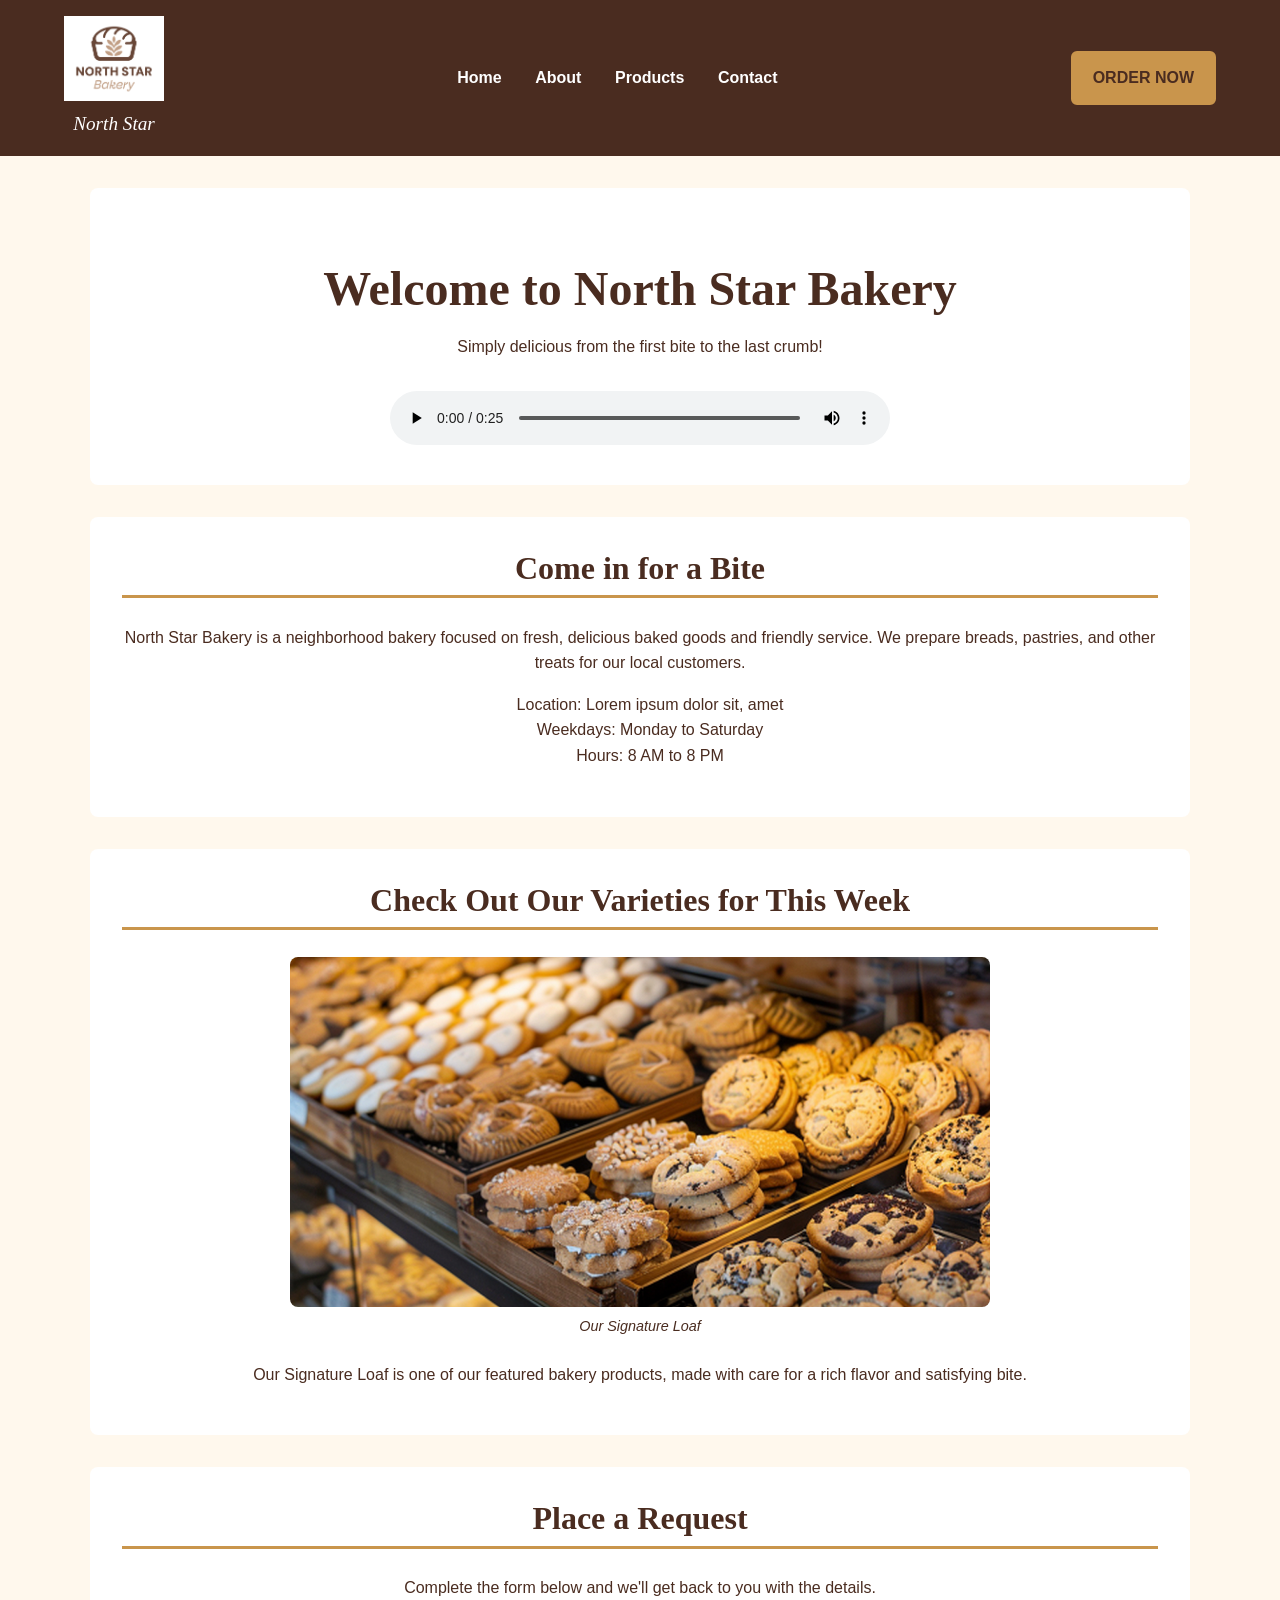
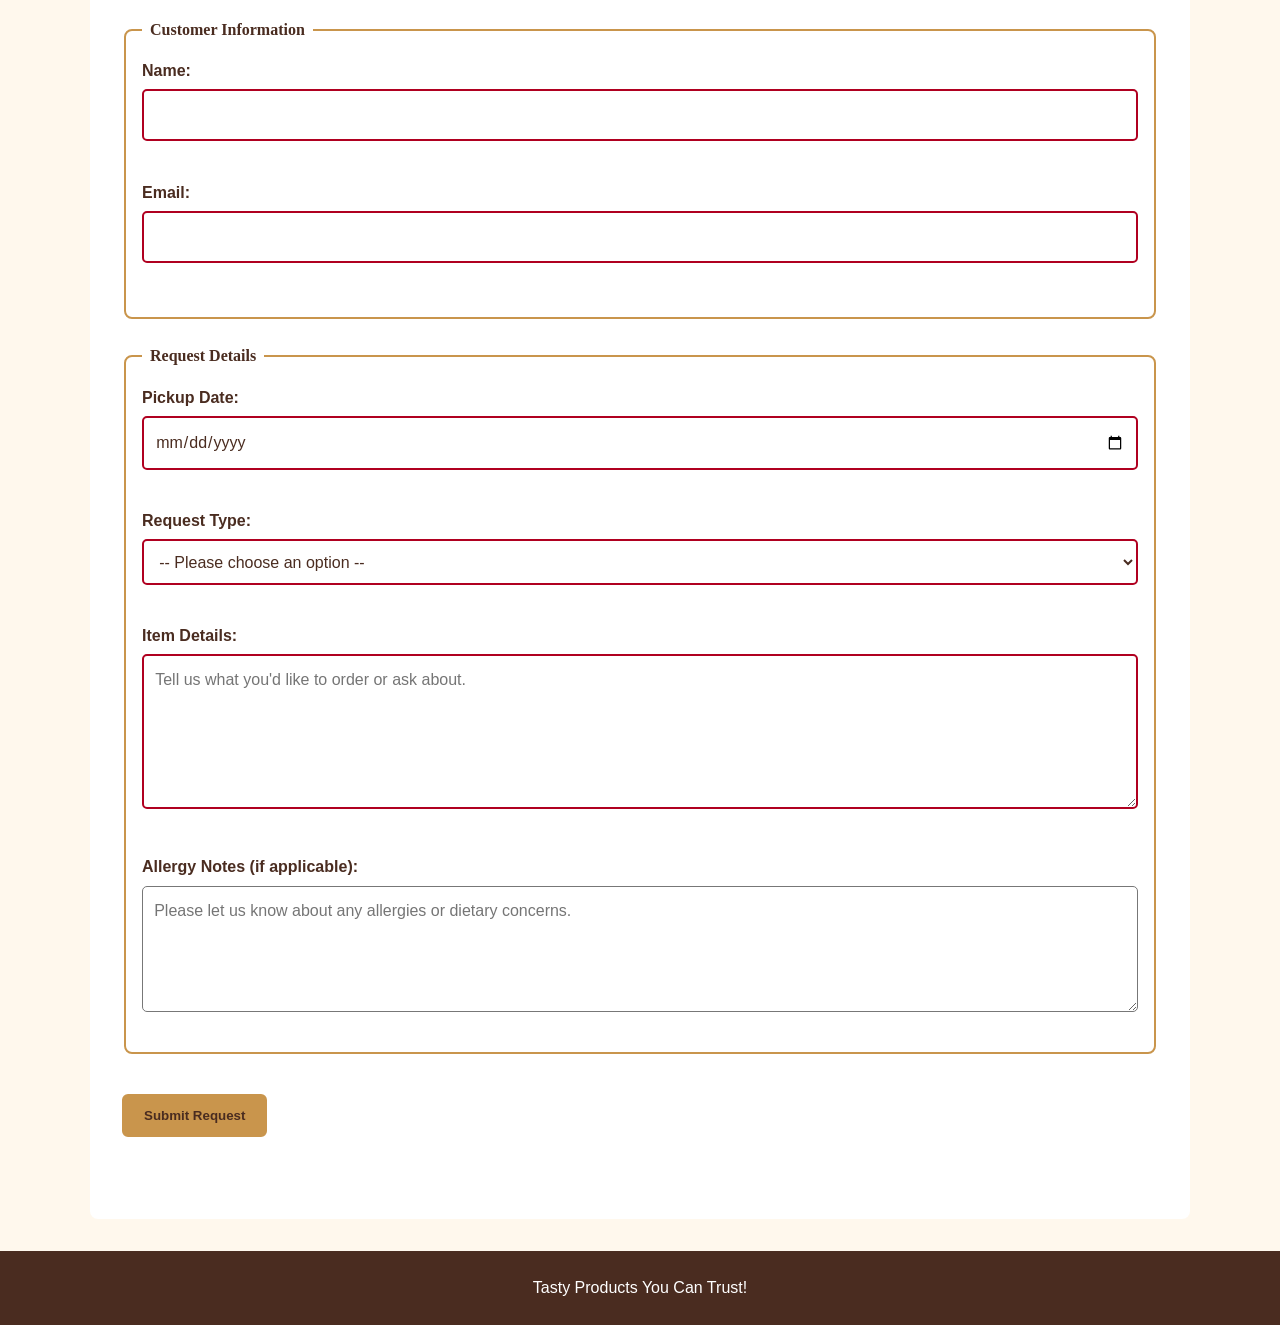
<file: index.html>
<!doctype html>
<html lang="en">
  <head>
    <meta charset="UTF-8" />
    <meta name="viewport" content="width=device-width, initial-scale=1.0" />
    <title>North Star Bakery | Home</title>

    <!-- External CSS -->
    <link rel="stylesheet" href="./styles.css" />
  </head>

  <body>
    <header>
      <!-- Logo -->
      <figure>
        <img
          src="./Media/bakery-logo_c.png"
          alt="North Star Bakery official logo"
        />
        <figcaption>North Star</figcaption>
      </figure>

      <!-- Navigation -->
      <nav aria-label="Main navigation">
        <ul>
          <li><a href="./index.html">Home</a></li>
          <li><a href="./about.html">About</a></li>
          <li><a href="./products.html">Products</a></li>
          <li><a href="./contact.html">Contact</a></li>
        </ul>
      </nav>

      <!-- Call to Action -->
      <a class="cta-button" href="./contact.html">ORDER NOW</a>
    </header>

    <main>
      <!-- Welcome -->
      <section class="welcome">
        <h1>Welcome to North Star Bakery</h1>

        <p>Simply delicious from the first bite to the last crumb!</p>

        <audio controls>
          <source src="./Media/bakery-welcome_c.mp3" type="audio/mpeg" />
          Welcome to North Star Bakery! We pride ourselves in giving you the
          best pastries.
        </audio>
      </section>

      <!-- Location -->
      <section class="location">
        <h2>Come in for a Bite</h2>

        <p>
          North Star Bakery is a neighborhood bakery focused on fresh, delicious
          baked goods and friendly service. We prepare breads, pastries, and
          other treats for our local customers.
        </p>

        <ul>
          <li>Location: Lorem ipsum dolor sit, amet</li>
          <li>Weekdays: Monday to Saturday</li>
          <li>Hours: 8 AM to 8 PM</li>
        </ul>
      </section>

      <!-- Featured Product -->
      <section class="featuredItem">
        <h2>Check Out Our Varieties for This Week</h2>

        <figure>
          <picture>
            <!-- Large screens -->
            <source
              media="(min-width: 800px)"
              srcset="./Media/bakery-feature-large_c.png"
            />

            <!-- Medium screens -->
            <source
              media="(min-width: 450px)"
              srcset="./Media/bakery-feature-small_c.png"
            />

            <!-- Small screens / fallback -->
            <img
              src="./Media/bakery-feature-small_c.png"
              alt="Sweet brown Signature Loaf of bread"
            />
          </picture>

          <figcaption>Our Signature Loaf</figcaption>
        </figure>

        <p class="center">
          Our Signature Loaf is one of our featured bakery products, made with
          care for a rich flavor and satisfying bite.
        </p>
      </section>

       <!-- Request Form -->
      <section class="request-form">
        <h2>Place a Request</h2>
        <p>
          Complete the form below and we'll get back to you with the details.
        </p>
        <form id="request-form" action="#" method="post" novalidate>
          <fieldset>
            <legend>Customer Information</legend>
            <div>
              <label for="name">Name:</label>
              <input type="text" id="name" name="name" required />
              <p id="name-error" class="error-message" aria-live="polite"></p>
            </div>
            <div>
              <label for="email">Email:</label>
              <input type="email" id="email" name="email" required />
              <p id="email-error" class="error-message" aria-live="polite"></p>
            </div>
          </fieldset>
          <fieldset>
            <legend>Request Details</legend>
            <div>
              <label for="pickup-date">Pickup Date:</label>
              <input type="date" id="pickup-date" name="pickup-date" required />
              <p
                id="pickup-date-error"
                class="error-message"
                aria-live="polite"
              ></p>
            </div>
            <div>
              <label for="request-type">Request Type:</label>
              <select id="request-type" name="request-type" required>
                <option value="">-- Please choose an option --</option>
                <option value="pre-order">Pre-order</option>
                <option value="general-question">General Question</option>
              </select>
              <p
                id="request-type-error"
                class="error-message"
                aria-live="polite"
              ></p>
            </div>
            <div>
              <label for="item-details">Item Details:</label>
              <textarea
                id="item-details"
                name="item-details"
                rows="5"
                placeholder="Tell us what you'd like to order or ask about."
                required
              ></textarea>
              <p
                id="item-details-error"
                class="error-message"
                aria-live="polite"
              ></p>
            </div>
            <div>
              <label for="allergy-notes">
                Allergy Notes (if applicable):
              </label>
              <textarea
                id="allergy-notes"
                name="allergy-notes"
                rows="4"
                placeholder="Please let us know about any allergies or dietary concerns."
              ></textarea>
            </div>
          </fieldset>
          <button type="submit">Submit Request</button>
          <p id="form-success" class="success-message" aria-live="polite"></p>
        </form>
      </section>
    </main>

    <footer>
      <p>Tasty products you can trust!</p>
    </footer>

    <script src="./js/form-validation.js"></script>
  </body>
</html>
</file>
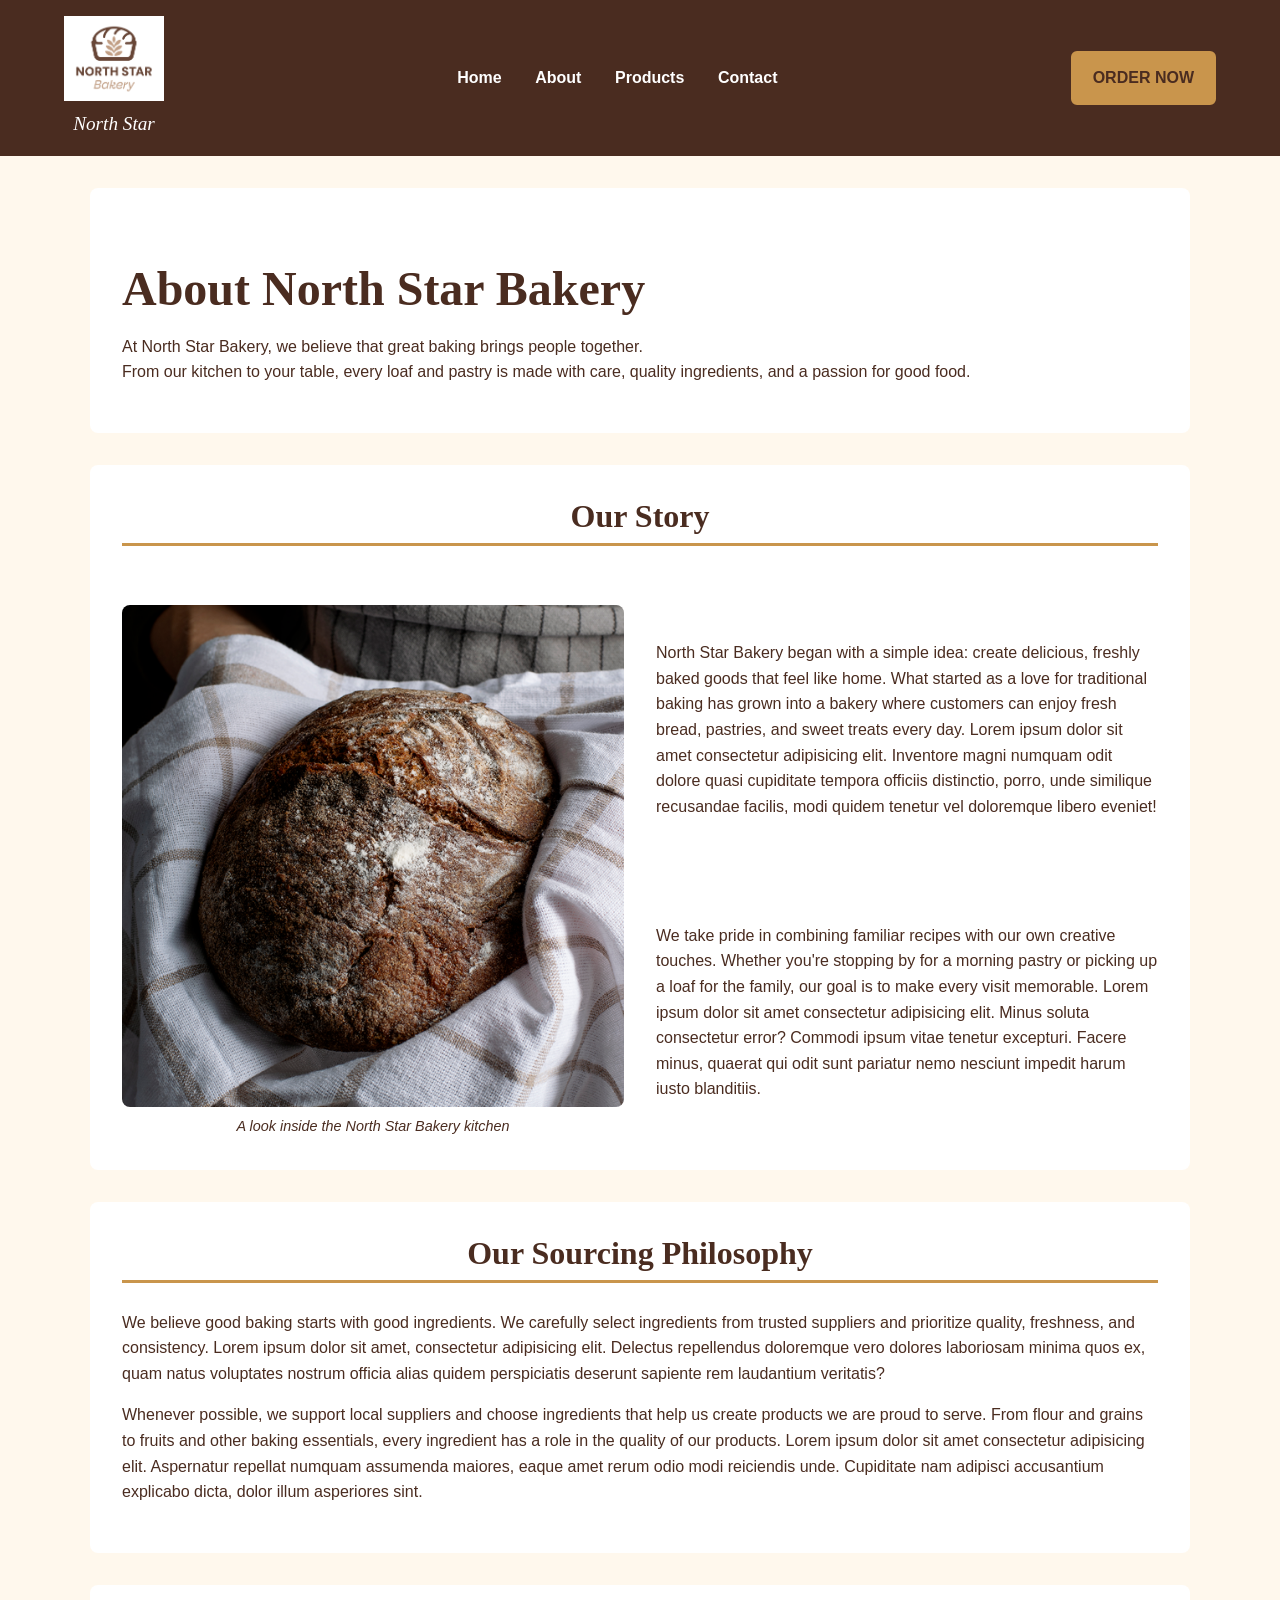
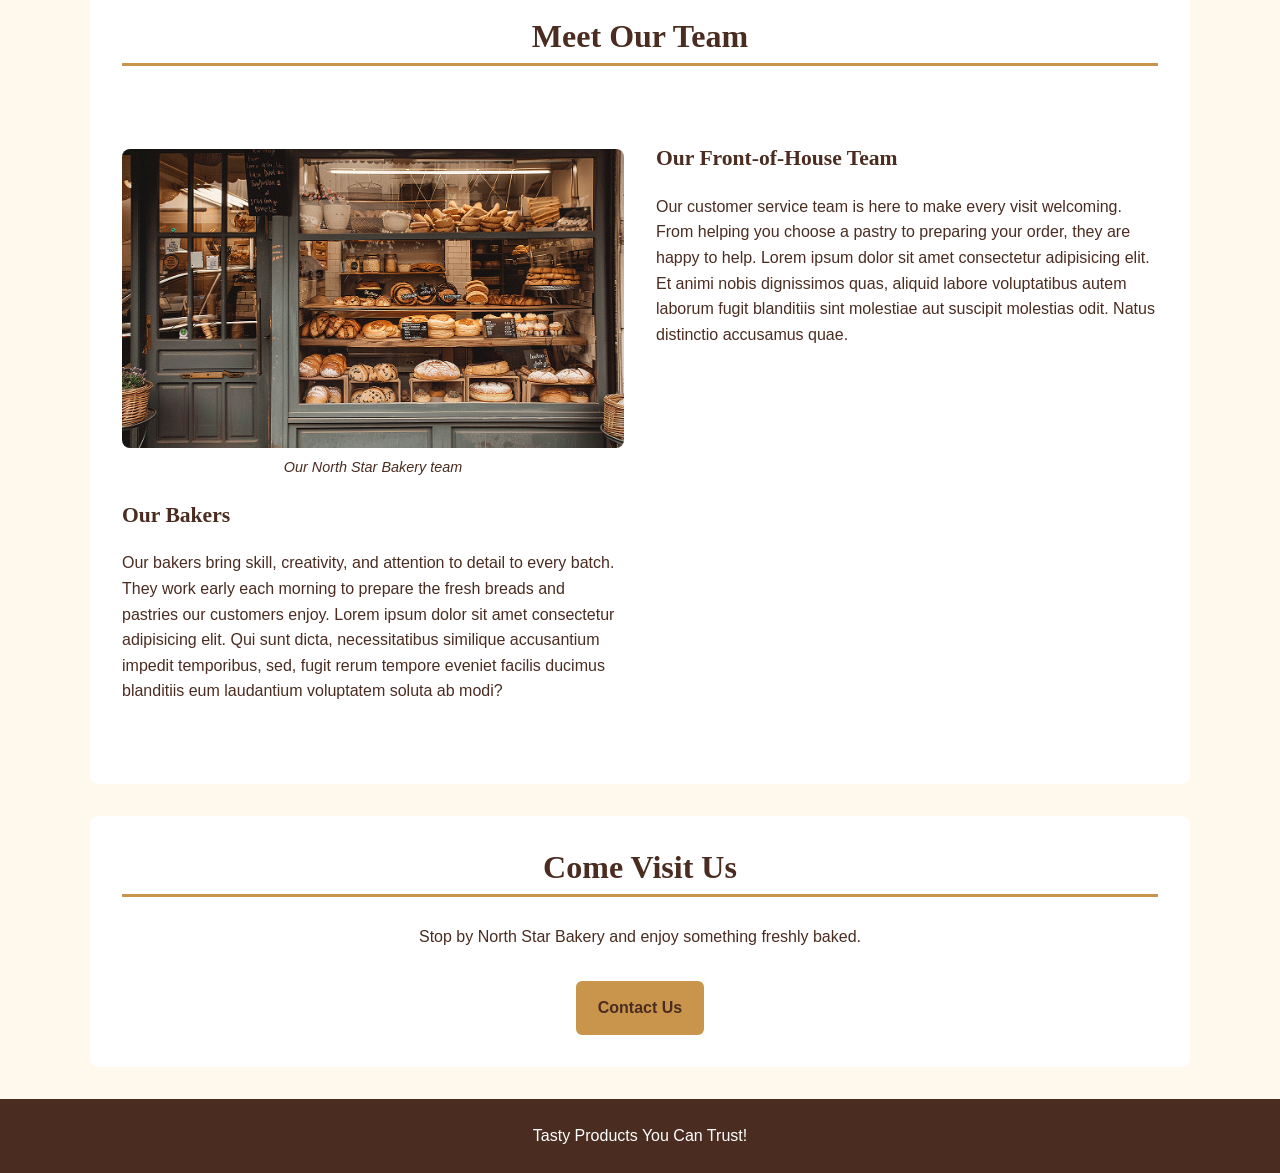
<file: about.html>
<!doctype html>
<html lang="en">
  <head>
    <meta charset="UTF-8" />
    <meta name="viewport" content="width=device-width, initial-scale=1.0" />
    <title>About Us | North Star Bakery</title>

    <!-- External CSS -->
    <link rel="stylesheet" href="./styles.css" />
  </head>

  <body>
    <header>
      <!-- Logo -->
      <figure>
        <img src="./Media/bakery-logo_c.png" alt="North Star Bakery logo" />
        <figcaption>North Star</figcaption>
      </figure>

      <!-- Navigation -->
      <nav aria-label="Main navigation">
        <ul>
          <li><a href="./index.html">Home</a></li>
          <li><a href="./about.html">About</a></li>
          <li><a href="./products.html">Products</a></li>
          <li><a href="./contact.html">Contact</a></li>
        </ul>
      </nav>

      <!-- Call to Action -->
      <a class="cta-button" href="./contact.html">ORDER NOW</a>
    </header>

    <main>
      <!-- Page Introduction -->
      <section class="about-intro">
        <h1>About North Star Bakery</h1>

        <p>
          At North Star Bakery, we believe that great baking brings people
          together. <br />
          From our kitchen to your table, every loaf and pastry is made with
          care, quality ingredients, and a passion for good food.
        </p>
      </section>

      <!-- Bakery Story -->
      <section class="bakery-story">
        <h2>Our Story</h2>

        <figure>
          <img
            src="./Media/bakery-signature-loaf_c.png"
            alt="North Star Bakery baking area and freshly baked loaf"
          />
          <figcaption>A look inside the North Star Bakery kitchen</figcaption>
        </figure>

        <p>
          North Star Bakery began with a simple idea: create delicious, freshly
          baked goods that feel like home. What started as a love for
          traditional baking has grown into a bakery where customers can enjoy
          fresh bread, pastries, and sweet treats every day. Lorem ipsum dolor
          sit amet consectetur adipisicing elit. Inventore magni numquam odit
          dolore quasi cupiditate tempora officiis distinctio, porro, unde
          similique recusandae facilis, modi quidem tenetur vel doloremque
          libero eveniet!
        </p>

        <p>
          We take pride in combining familiar recipes with our own creative
          touches. Whether you're stopping by for a morning pastry or picking up
          a loaf for the family, our goal is to make every visit memorable.
          Lorem ipsum dolor sit amet consectetur adipisicing elit. Minus soluta
          consectetur error? Commodi ipsum vitae tenetur excepturi. Facere
          minus, quaerat qui odit sunt pariatur nemo nesciunt impedit harum
          iusto blanditiis.
        </p>
      </section>

      <!-- Sourcing Philosophy -->
      <section class="sourcing">
        <h2>Our Sourcing Philosophy</h2>

        <p>
          We believe good baking starts with good ingredients. We carefully
          select ingredients from trusted suppliers and prioritize quality,
          freshness, and consistency. Lorem ipsum dolor sit amet, consectetur
          adipisicing elit. Delectus repellendus doloremque vero dolores
          laboriosam minima quos ex, quam natus voluptates nostrum officia alias
          quidem perspiciatis deserunt sapiente rem laudantium veritatis?
        </p>

        <p>
          Whenever possible, we support local suppliers and choose ingredients
          that help us create products we are proud to serve. From flour and
          grains to fruits and other baking essentials, every ingredient has a
          role in the quality of our products. Lorem ipsum dolor sit amet
          consectetur adipisicing elit. Aspernatur repellat numquam assumenda
          maiores, eaque amet rerum odio modi reiciendis unde. Cupiditate nam
          adipisci accusantium explicabo dicta, dolor illum asperiores sint.
        </p>
      </section>

      <!-- Staff Highlights -->
      <section class="staff">
        <h2>Meet Our Team</h2>

        <div class="staff-member">
          <figure>
            <img
              src="./Media/bakery-storefront_c.png"
              alt="North Star Bakery team and bakery storefront"
            />
            <figcaption>Our North Star Bakery team</figcaption>
          </figure>

          <h3>Our Bakers</h3>

          <p>
            Our bakers bring skill, creativity, and attention to detail to every
            batch. They work early each morning to prepare the fresh breads and
            pastries our customers enjoy. Lorem ipsum dolor sit amet consectetur
            adipisicing elit. Qui sunt dicta, necessitatibus similique
            accusantium impedit temporibus, sed, fugit rerum tempore eveniet
            facilis ducimus blanditiis eum laudantium voluptatem soluta ab modi?
          </p>
        </div>

        <div class="staff-member">
          <h3>Our Front-of-House Team</h3>

          <p>
            Our customer service team is here to make every visit welcoming.
            From helping you choose a pastry to preparing your order, they are
            happy to help. Lorem ipsum dolor sit amet consectetur adipisicing
            elit. Et animi nobis dignissimos quas, aliquid labore voluptatibus
            autem laborum fugit blanditiis sint molestiae aut suscipit molestias
            odit. Natus distinctio accusamus quae.
          </p>
        </div>
      </section>

      <!-- Call to Action -->
      <section class="about-cta">
        <h2>Come Visit Us</h2>

        <p>Stop by North Star Bakery and enjoy something freshly baked.</p>

        <a class="cta-button about-btn" href="./contact.html">Contact Us</a>
      </section>
    </main>

    <footer>
      <p>Tasty products you can trust!</p>
    </footer>
  </body>
</html>
</file>
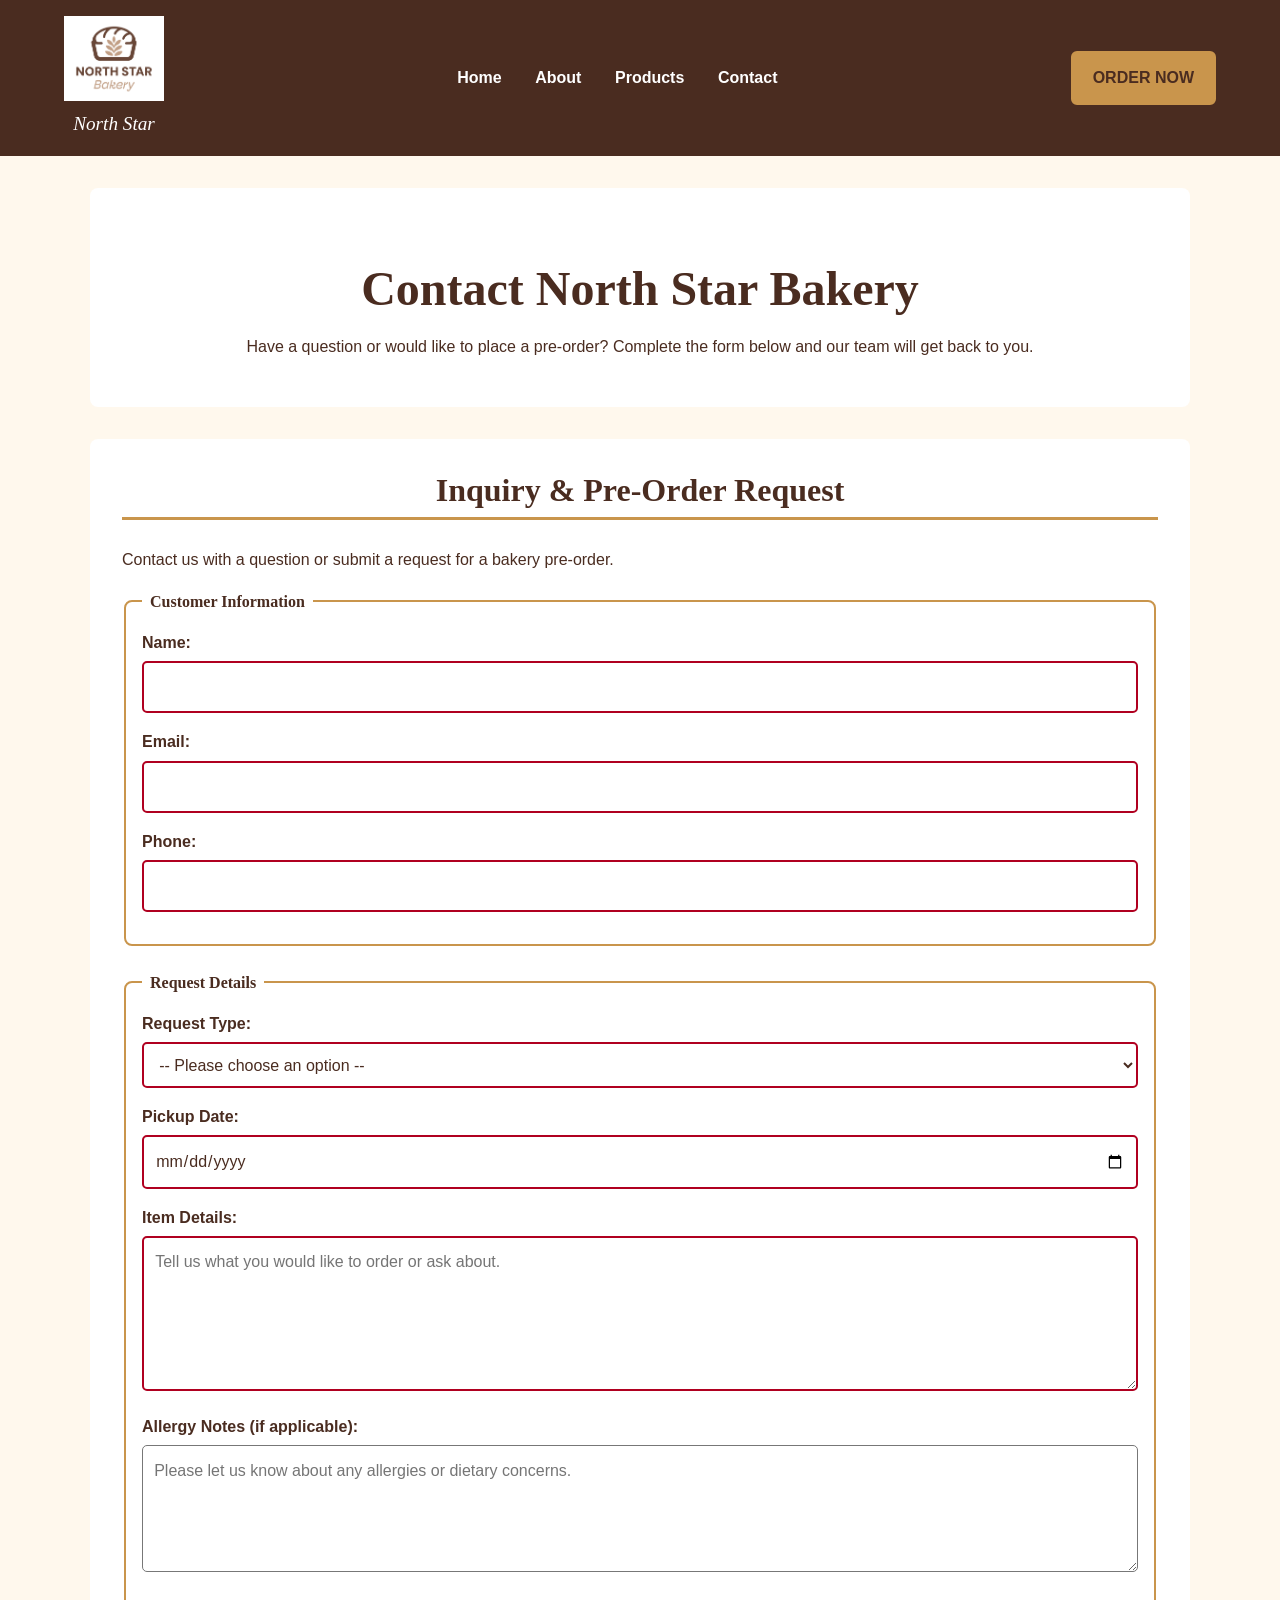
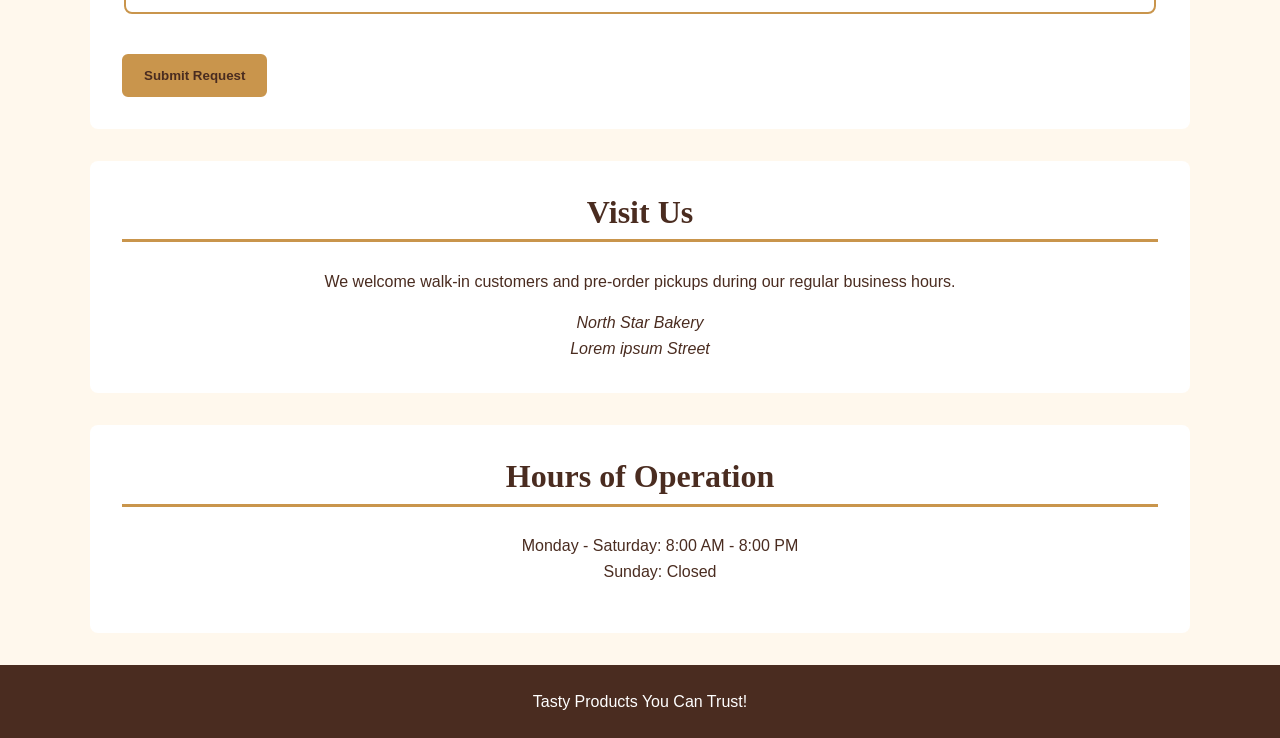
<file: contact.html>
<!doctype html>
<html lang="en">
  <head>
    <meta charset="UTF-8" />
    <meta name="viewport" content="width=device-width, initial-scale=1.0" />
    <title>Contact Us | North Star Bakery</title>

    <!-- External CSS -->
    <link rel="stylesheet" href="./styles.css" />
  </head>

  <body>
    <header>
      <!-- Logo -->
      <figure>
        <img src="./Media/bakery-logo_c.png" alt="North Star Bakery logo" />
        <figcaption>North Star</figcaption>
      </figure>

      <!-- Navigation -->
      <nav aria-label="Main navigation">
        <ul>
          <li><a href="./index.html">Home</a></li>
          <li><a href="./about.html">About</a></li>
          <li><a href="./products.html">Products</a></li>
          <li><a href="./contact.html">Contact</a></li>
        </ul>
      </nav>

      <!-- Call to Action -->
      <a class="cta-button" href="./contact.html">ORDER NOW</a>
    </header>

    <main>
      <!-- Contact Introduction -->
      <section class="contact-intro">
        <h1>Contact North Star Bakery</h1>

        <p>
          Have a question or would like to place a pre-order? Complete the form
          below and our team will get back to you.
        </p>
      </section>

      <!-- Inquiry and Pre-order Form -->
      <section class="contact-form">
        <h2>Inquiry &amp; Pre-Order Request</h2>

        <p>
          Contact us with a question or submit a request for a bakery pre-order.
        </p>

        <form action="#" method="post">
          <fieldset>
            <legend>Customer Information</legend>

            <div>
              <label for="name">Name:</label>
              <input type="text" id="name" name="name" required />
            </div>

            <div>
              <label for="email">Email:</label>
              <input type="email" id="email" name="email" required />
            </div>

            <div>
              <label for="phone">Phone:</label>
              <input type="tel" id="phone" name="phone" required />
            </div>
          </fieldset>

          <fieldset>
            <legend>Request Details</legend>

            <div>
              <label for="request-type">Request Type:</label>

              <select id="request-type" name="request-type" required>
                <option value="">-- Please choose an option --</option>
                <option value="pre-order">Pre-order</option>
                <option value="general-question">General Question</option>
              </select>
            </div>

            <div>
              <label for="pickup-date">Pickup Date:</label>

              <input type="date" id="pickup-date" name="pickup-date" required />
            </div>

            <div>
              <label for="item-details">Item Details:</label>

              <textarea
                id="item-details"
                name="item-details"
                rows="5"
                placeholder="Tell us what you would like to order or ask about."
                required
              ></textarea>
            </div>

            <div>
              <label for="allergy-notes">
                Allergy Notes (if applicable):
              </label>

              <textarea
                id="allergy-notes"
                name="allergy-notes"
                rows="4"
                placeholder="Please let us know about any allergies or dietary concerns."
              ></textarea>
            </div>
          </fieldset>

          <button type="submit">Submit Request</button>
        </form>
      </section>

      <!-- Location -->
      <section class="location">
        <h2>Visit Us</h2>

        <p>
          We welcome walk-in customers and pre-order pickups during our regular
          business hours.
        </p>
        <address>
          North Star Bakery<br />
          Lorem ipsum Street<br />
        </address>
      </section>

      <!-- Hours -->
      <section class="hours">
        <h2>Hours of Operation</h2>

        <ul>
          <li>Monday - Saturday: 8:00 AM - 8:00 PM</li>
          <li>Sunday: Closed</li>
        </ul>
      </section>
    </main>

    <footer>
      <p>Tasty products you can trust!</p>
    </footer>
  </body>
</html>
</file>
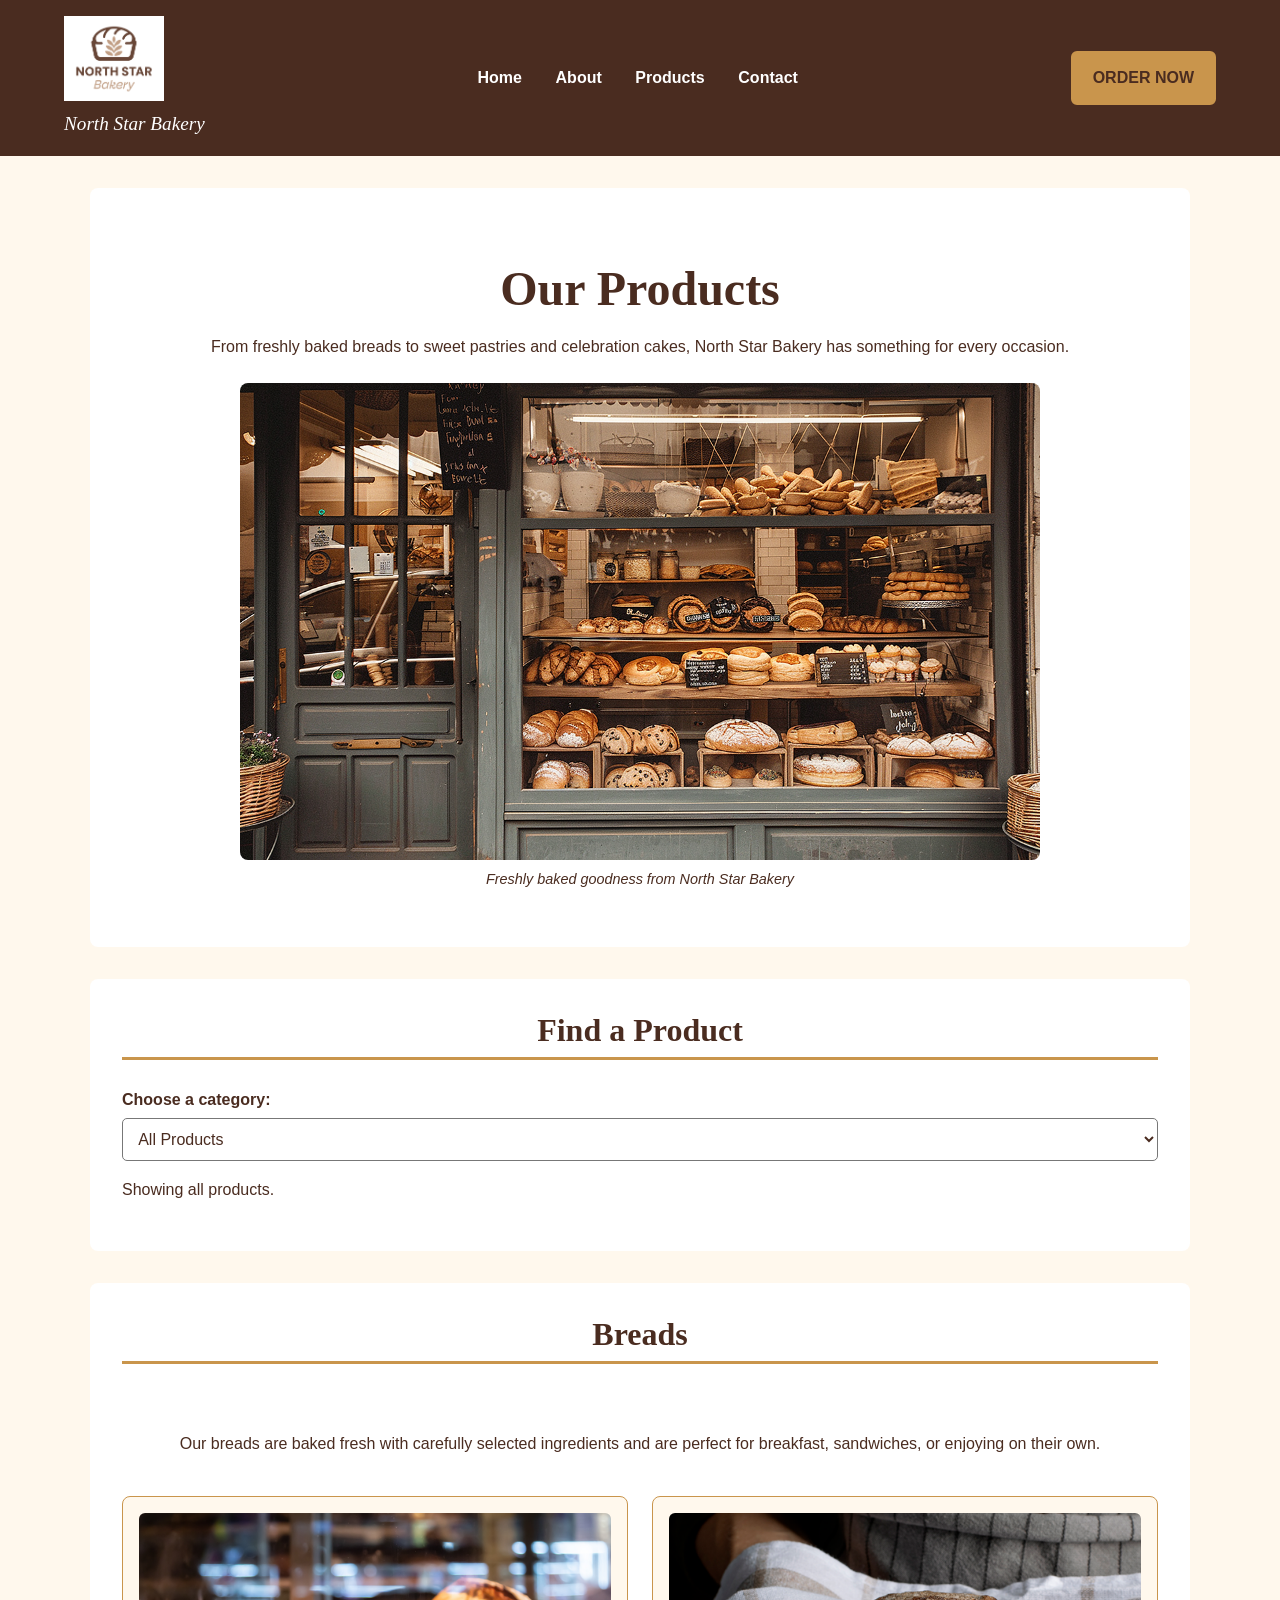
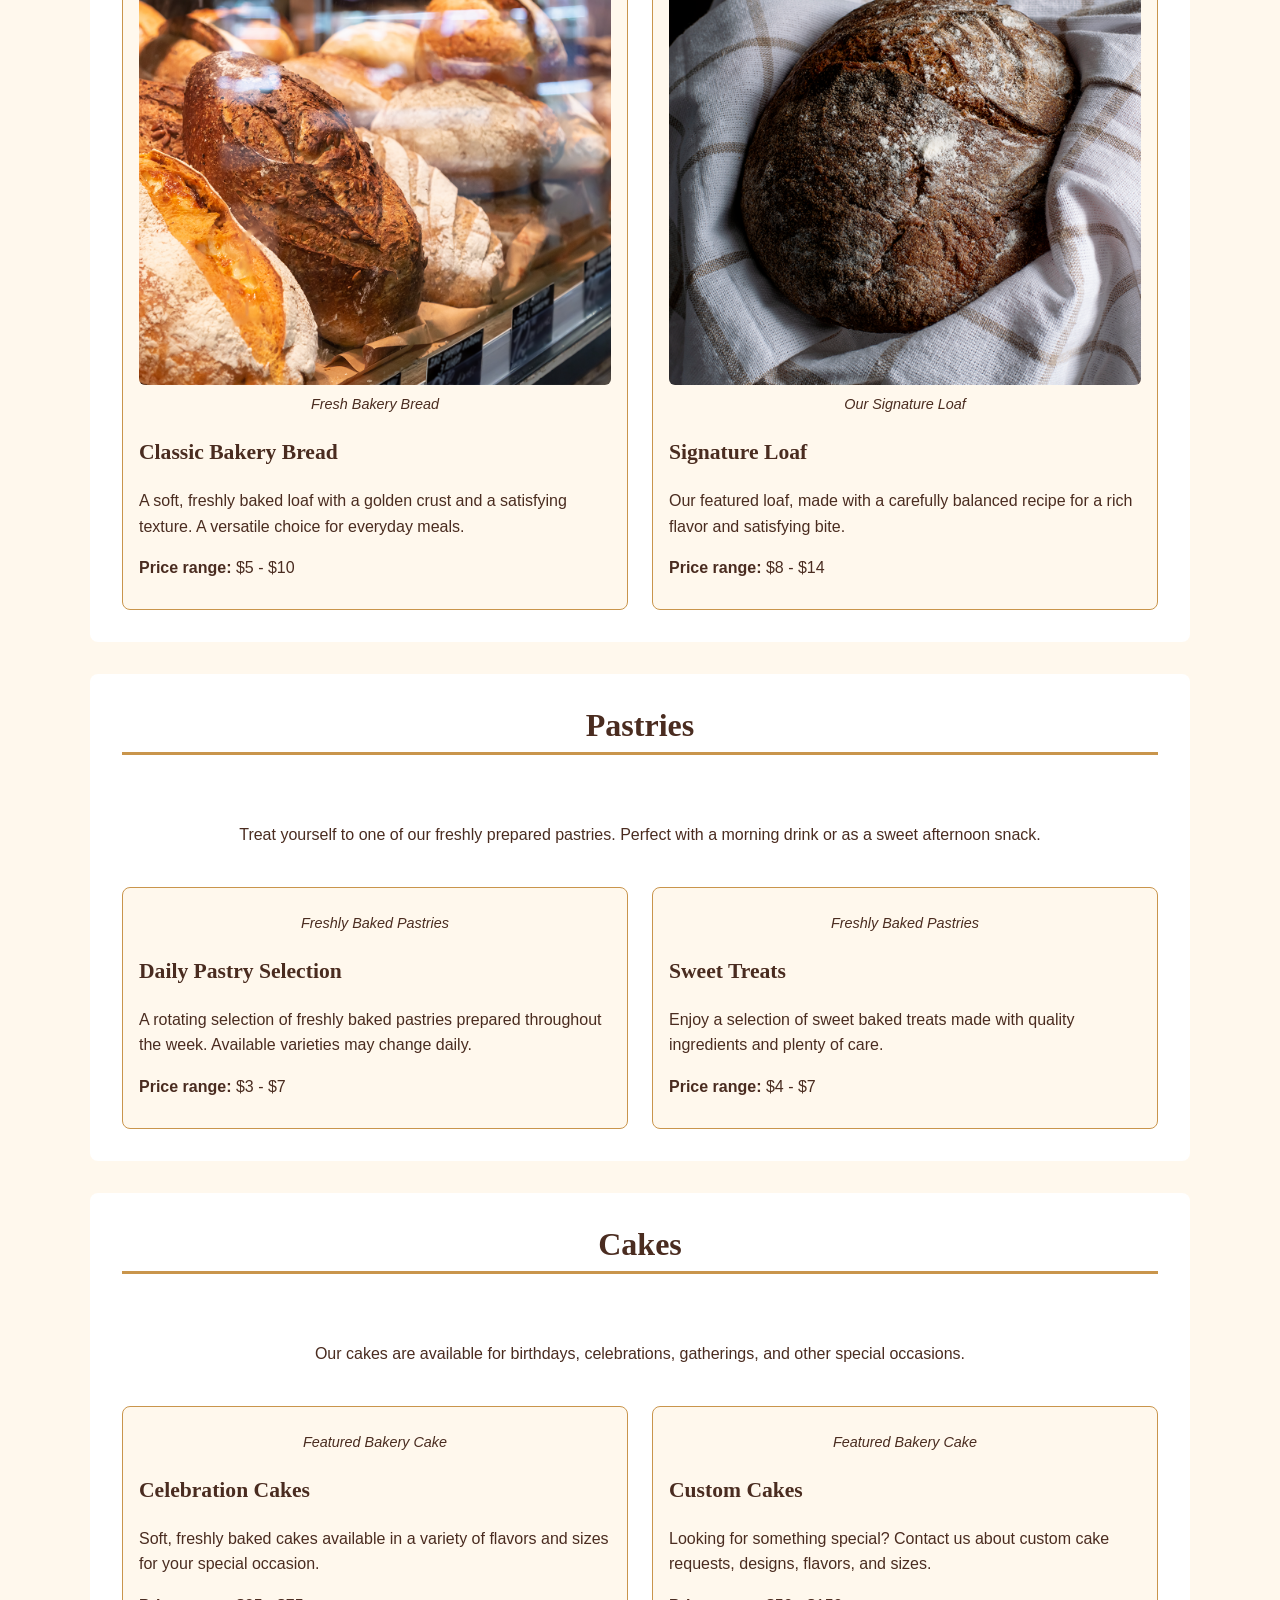
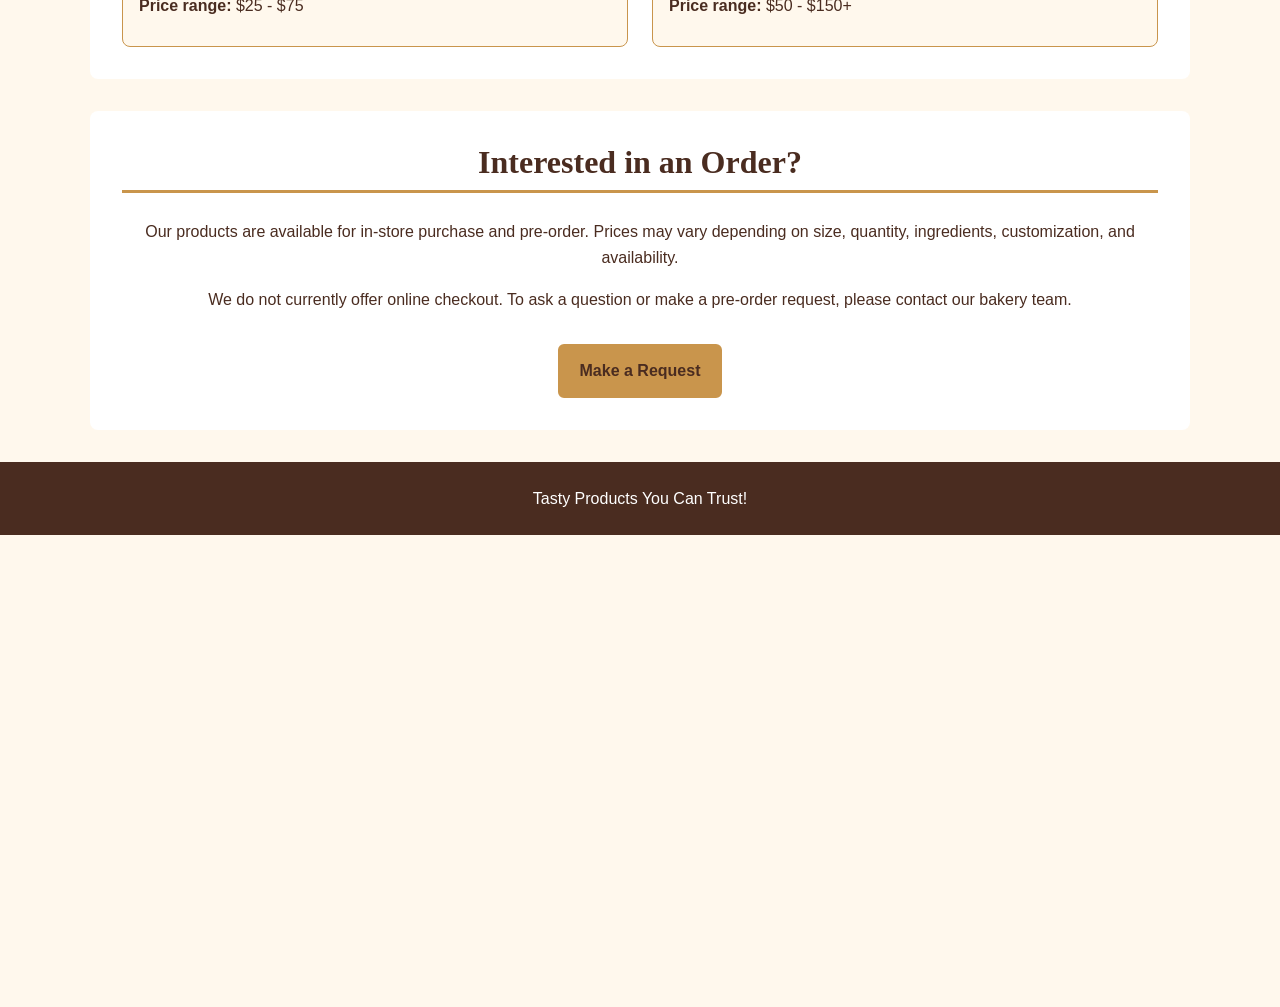
<file: products.html>
<!doctype html>
<html lang="en">
  <head>
    <meta charset="UTF-8" />
    <meta name="viewport" content="width=device-width, initial-scale=1.0" />
    <title>Products | North Star Bakery</title>

    <!-- External CSS -->
    <link rel="stylesheet" href="./styles.css" />
  </head>

  <body>
    <header>
      <!-- Logo -->
      <figure>
        <img src="./Media/bakery-logo_c.png" alt="North Star Bakery logo" />
        <figcaption>North Star Bakery</figcaption>
      </figure>

      <!-- Navigation -->
      <nav aria-label="Main navigation">
        <ul>
          <li><a href="./index.html">Home</a></li>
          <li><a href="./about.html">About</a></li>
          <li><a href="./products.html">Products</a></li>
          <li><a href="./contact.html">Contact</a></li>
        </ul>
      </nav>

      <!-- Call to Action -->
      <a class="cta-button" href="./contact.html">ORDER NOW</a>
    </header>

    <main>
      <!-- Page Introduction -->
      <section class="products-intro">
        <h1>Our Products</h1>

        <p>
          From freshly baked breads to sweet pastries and celebration cakes,
          North Star Bakery has something for every occasion.
        </p>

        <figure>
          <img
            src="./Media/bakery-storefront_c.png"
            alt="North Star Bakery storefront"
          />
          <figcaption>Freshly baked goodness from North Star Bakery</figcaption>
        </figure>
      </section>

      <section class="product-filter">
        <h2>Find a Product</h2>

        <label for="product-filter">Choose a category:</label>
        <select id="product-filter">
          <option value="all">All Products</option>
          <option value="bread">Breads</option>
          <option value="pastry">Pastries</option>
          <option value="cake">Cakes</option>
        </select>

        <p id="filter-result">Showing all products.</p>
      </section>

      <!-- Breads -->
      <section class="product-category breads">
        <h2>Breads</h2>

        <p class="center">
          Our breads are baked fresh with carefully selected ingredients and are
          perfect for breakfast, sandwiches, or enjoying on their own.
        </p>

        <div class="product" data-category="bread">
          <figure>
            <img
              src="./Media/bakery-bread_c.png"
              alt="Freshly baked bread from North Star Bakery"
            />
            <figcaption>Fresh Bakery Bread</figcaption>
          </figure>

          <h3>Classic Bakery Bread</h3>

          <p>
            A soft, freshly baked loaf with a golden crust and a satisfying
            texture. A versatile choice for everyday meals.
          </p>

          <p><strong>Price range:</strong> $5 - $10</p>
        </div>

        <div class="product" data-category="bread">
          <figure>
            <img
              src="./Media/bakery-signature-loaf_c.png"
              alt="North Star Bakery Signature Loaf"
            />
            <figcaption>Our Signature Loaf</figcaption>
          </figure>

          <h3>Signature Loaf</h3>

          <p>
            Our featured loaf, made with a carefully balanced recipe for a rich
            flavor and satisfying bite.
          </p>

          <p><strong>Price range:</strong> $8 - $14</p>
        </div>
      </section>

      <!-- Pastries -->
      <section class="product-category pastries">
        <h2>Pastries</h2>

        <p class="center">
          Treat yourself to one of our freshly prepared pastries. Perfect with a
          morning drink or as a sweet afternoon snack.
        </p>

        <div class="product" data-category="pastry">
          <figure>
            <picture>
              <!-- Large screens -->
              <source
                media="(min-width: 800px)"
                srcset="./Media/bakery-feature-large_c.png"
              />

              <!-- Medium screens -->
              <source
                media="(min-width: 450px)"
                srcset="./Media/bakery-feature-small_c.png"
              />

              <!-- Small screens / fallback -->
              <img
                src="./Media/bakery-feature-small_c.png"
                alt="Featured baked goods from North Star Bakery"
              />
            </picture>

            <figcaption>Freshly Baked Pastries</figcaption>
          </figure>

          <h3>Daily Pastry Selection</h3>

          <p>
            A rotating selection of freshly baked pastries prepared throughout
            the week. Available varieties may change daily.
          </p>

          <p><strong>Price range:</strong> $3 - $7</p>
        </div>

        <div class="product" data-category="pastry">
          <figure>
            <picture>
              <!-- Large screens -->
              <source
                media="(min-width: 800px)"
                srcset="./Media/bakery-feature-large_c.png"
              />

              <!-- Medium screens -->
              <source
                media="(min-width: 450px)"
                srcset="./Media/bakery-feature-small_c.png"
              />

              <!-- Small screens / fallback -->
              <img
                src="./Media/bakery-feature-small_c.png"
                alt="Featured baked goods from North Star Bakery"
              />
            </picture>

            <figcaption>Freshly Baked Pastries</figcaption>
          </figure>
          <h3>Sweet Treats</h3>

          <p>
            Enjoy a selection of sweet baked treats made with quality
            ingredients and plenty of care.
          </p>

          <p><strong>Price range:</strong> $4 - $7</p>
        </div>
      </section>

      <!-- Cakes -->
      <section class="product-category cakes">
        <h2>Cakes</h2>

        <p class="center">
          Our cakes are available for birthdays, celebrations, gatherings, and
          other special occasions.
        </p>

        <div class="product" data-category="cake">
          <figure>
            <picture>
              <!-- Large screens -->
              <source
                media="(min-width: 800px)"
                srcset="./Media/bakery-feature-large_c.png"
              />

              <!-- Medium screens -->
              <source
                media="(min-width: 450px)"
                srcset="./Media/bakery-feature-small_c.png"
              />

              <!-- Small screens / fallback -->
              <img
                src="./Media/bakery-feature-small_c.png"
                alt="Featured bakery product from North Star Bakery"
              />
            </picture>

            <figcaption>Featured Bakery Cake</figcaption>
          </figure>

          <h3>Celebration Cakes</h3>

          <p>
            Soft, freshly baked cakes available in a variety of flavors and
            sizes for your special occasion.
          </p>

          <p><strong>Price range:</strong> $25 - $75</p>
        </div>

        <div class="product" data-category="cake">
          <figure>
            <picture>
              <!-- Large screens -->
              <source
                media="(min-width: 800px)"
                srcset="./Media/bakery-feature-large_c.png"
              />

              <!-- Medium screens -->
              <source
                media="(min-width: 450px)"
                srcset="./Media/bakery-feature-small_c.png"
              />

              <!-- Small screens / fallback -->
              <img
                src="./Media/bakery-feature-small_c.png"
                alt="Featured bakery product from North Star Bakery"
              />
            </picture>

            <figcaption>Featured Bakery Cake</figcaption>
          </figure>
          <h3>Custom Cakes</h3>

          <p>
            Looking for something special? Contact us about custom cake
            requests, designs, flavors, and sizes.
          </p>

          <p><strong>Price range:</strong> $50 - $150+</p>
        </div>
      </section>

      <!-- Ordering Information -->
      <section class="ordering-info">
        <h2>Interested in an Order?</h2>

        <p>
          Our products are available for in-store purchase and pre-order. Prices
          may vary depending on size, quantity, ingredients, customization, and
          availability.
        </p>

        <p>
          We do not currently offer online checkout. To ask a question or make a
          pre-order request, please contact our bakery team.
        </p>

        <a class="cta-button" href="./contact.html"> Make a Request </a>
      </section>
    </main>

    <footer>
      <p>Tasty products you can trust!</p>
    </footer>
    <script src="./js/products.js"></script>
  </body>
</html>
</file>
<file: styles.css>
/* ---------- Color and Typography System ---------- */

:root {
  --cream: #fff8ed;
  --brown: #4a2c20;
  --gold: #c9954c;
  --terracotta: #a85d45;
  --white: #ffffff;

  --heading-font: Georgia, "Times New Roman", serif;
  --body-font: Arial, Helvetica, sans-serif;
}

/* ---------- Base Styles ---------- */

* {
  box-sizing: border-box;
}

html {
  scroll-behavior: smooth;
}

body {
  margin: 0;
  background-color: var(--cream);
  color: var(--brown);
  font-family: var(--body-font);
  line-height: 1.6;
}

img {
  display: block;
  max-width: 100%;
  height: auto;
}

figure {
  margin: 1.5rem 0;
}

figcaption {
  margin-top: 0.5rem;
  font-size: 0.9rem;
  font-style: italic;
  text-align: center;
}
h1,
h2,
h3 {
  color: var(--brown);
  font-family: var(--heading-font);
  line-height: 1.2;
}

h1 {
  margin-bottom: 0.75rem;
  font-size: 2.2rem;
}

h2 {
  margin-top: 0;
  font-size: 1.8rem;
  text-align: center;
}

h3 {
  font-size: 1.35rem;
}

a {
  color: var(--terracotta);
  font-weight: bold;
}

a:hover,
a:focus {
  color: var(--brown);
}

/* ---------- Header ---------- */

header {
  padding: 1rem;
  background-color: var(--brown);
  color: var(--white);
  text-align: center;
}

header figure {
  margin: 0 auto 1rem;
}

header img {
  width: 120px;
  margin: 0 auto;
}

header figcaption {
  color: var(--white);
  font-family: var(--heading-font);
  font-size: 1.2rem;
}

/* ---------- Navigation ---------- */

nav ul {
  display: flex;
  flex-direction: column;
  gap: 0.5rem;
  margin: 0;
  padding: 0;
  list-style: none;
}

nav a {
  display: block;
  padding: 0.5rem;
  color: var(--white);
  text-decoration: none;
}

nav a:hover,
nav a:focus {
  background-color: var(--gold);
  color: var(--brown);
  border-radius: 4px;
}

/* ---------- Buttons ---------- */

.cta-button,
button {
  display: inline-block;
  margin-top: 1rem;
  padding: 0.75rem 1.25rem;
  border: 2px solid var(--gold);
  border-radius: 6px;
  background-color: var(--gold);
  color: var(--brown);
  font-family: var(--body-font);
  font-weight: bold;
  text-decoration: none;
  cursor: pointer;
}

.cta-button:hover,
button:hover,
.cta-button:focus,
button:focus {
  background-color: var(--terracotta);
  border-color: var(--terracotta);
  color: var(--white);
}

.about-cta {
  text-align: center;
}

/* ---------- Main Content ---------- */

main {
  width: 92%;
  max-width: 1100px;
  margin: 0 auto;
}

section {
  margin: 2rem 0;
  padding: 1.5rem;
  border-radius: 8px;
  background-color: var(--white);
}

section > h2 {
  border-bottom: 3px solid var(--gold);
  padding-bottom: 0.5rem;
}

/* ---------- Home Page ---------- */

.welcome {
  text-align: center;
}

.welcome audio {
  width: 100%;
  max-width: 500px;
  margin-top: 1rem;
}

.location ul {
  padding-left: 1.25rem;
}

.featuredItem figure {
  max-width: 700px;
  margin-right: auto;
  margin-left: auto;
}

.featuredItem img {
  width: 100%;
  border-radius: 8px;
}

/* ---------- Product Page ---------- */

.products-intro {
  text-align: center;
}

.products-intro figure {
  max-width: 800px;
  margin-right: auto;
  margin-left: auto;
}

.products-intro img {
  width: 100%;
  border-radius: 8px;
}

.product-category {
  display: flex;
  flex-direction: column;
  gap: 1.5rem;
}

.product {
  padding: 1rem;
  border: 1px solid var(--gold);
  border-radius: 8px;
  background-color: var(--cream);
}

.product figure {
  margin-top: 0;
}

.product img {
  width: 100%;
  border-radius: 6px;
}

.product p {
  margin-bottom: 0.75rem;
}

.ordering-info {
  text-align: center;
}
.center {
  text-align: center;
}

/* ---------- About Page ---------- */

.bakery-story img,
.staff img {
  width: 100%;
  border-radius: 8px;
}

.staff-member {
  margin-bottom: 2rem;
}

.about-cta p {
  text-align: center;
}

/* ---------- Contact Page ---------- */

.contact-intro {
  text-align: center;
}

.contact-form form {
  width: 100%;
}

fieldset {
  margin-bottom: 1.5rem;
  padding: 1rem;
  border: 2px solid var(--gold);
  border-radius: 8px;
}

legend {
  padding: 0 0.5rem;
  color: var(--brown);
  font-family: var(--heading-font);
  font-weight: bold;
}

form div {
  margin-bottom: 1rem;
}

label {
  display: block;
  margin-bottom: 0.35rem;
  font-weight: bold;
}

input,
select,
textarea {
  width: 100%;
  padding: 0.7rem;
  border: 1px solid var(--brown);
  border-radius: 5px;
  background-color: var(--white);
  color: var(--brown);
  font: inherit;
}

textarea {
  min-height: 120px;
  resize: vertical;
}

input:focus,
select:focus,
textarea:focus {
  outline: 3px solid var(--gold);
  border-color: var(--brown);
}

.contact-details address {
  padding: 1rem;
  border-left: 4px solid var(--gold);
  background-color: var(--cream);
  font-style: normal;
}

.hours-list {
  padding-left: 1.25rem;
}
.request-form > p {
  text-align: center;
}

/* Form validation messages */
.error-message {
  color: #b00020;
  font-size: 0.9rem;
  margin: 5px 0 0;
  min-height: 1.2em;
}

/* Success message */
.success-message {
  color: #176b2c;
  font-weight: bold;
  margin-top: 15px;
  min-height: 1.2em;
}

/* Highlight fields when the browser identifies them as invalid */
input:invalid,
select:invalid,
textarea:invalid {
  border: 2px solid #b00020;
}

/* Keep the fields neutral when they are valid */
input:valid,
select:valid,
textarea:valid {
  border: 1px solid #777;
}

/* Improve focus visibility for keyboard users */
input:focus,
select:focus,
textarea:focus {
  outline: 2px solid #333;
  outline-offset: 2px;
}

/* ---------- Footer ---------- */

footer {
  margin-top: 2rem;
  padding: 1.5rem;
  background-color: var(--brown);
  color: var(--white);
  text-align: center;
}

footer p {
  margin: 0 auto;
  text-transform: capitalize;
}

/* =========================================
   RESPONSIVE LAYOUT
   ========================================= */

@media (min-width: 700px) {
  header {
    display: flex;
    align-items: center;
    justify-content: space-between;
    gap: 2rem;
    padding: 1rem 5%;
    text-align: left;
  }

  header figure {
    margin: 0;
  }

  header img {
    width: 100px;
    margin: 0;
  }

  nav ul {
    flex-direction: row;
    align-items: center;
    gap: 0.5rem;
  }

  nav a {
    padding: 0.6rem 0.8rem;
  }

  header .cta-button {
    margin-top: 0;
    white-space: nowrap;
  }

  main {
    width: 90%;
  }

  .product-category {
    display: grid;
    grid-template-columns: repeat(2, 1fr);
    align-items: start;
  }

  .product-category > h2,
  .product-category > p {
    grid-column: 1 / -1;
  }

  .bakery-story,
  .sourcing,
  .staff {
    padding: 2rem;
  }
}

@media (min-width: 1000px) {
  h1 {
    font-size: 3rem;
  }

  h2 {
    font-size: 2rem;
  }

  section {
    padding: 2rem;
  }
  .bakery-story {
    display: grid;
    grid-template-columns: 1fr 1fr;
    grid-template-rows: auto auto auto;
    gap: 2rem;
    align-items: center;
  }

  .bakery-story > h2 {
    grid-column: 1 / -1;
  }

  .bakery-story > figure {
    grid-column: 1;
    grid-row: 2 / 4;
    margin: 0;
  }

  .bakery-story > p {
    grid-column: 2;
  }

  .bakery-story img {
    width: 100%;
    height: 100%;
    object-fit: cover;
    border-radius: 8px;
  }

  .staff {
    display: grid;
    grid-template-columns: 1fr 1fr;
    gap: 2rem;
  }

  .staff > h2 {
    grid-column: 1 / -1;
  }
  .location,
  .hours {
    text-align: center;
  }
  .hours li,
  .location li {
    list-style: none;
  }
}
</file>
